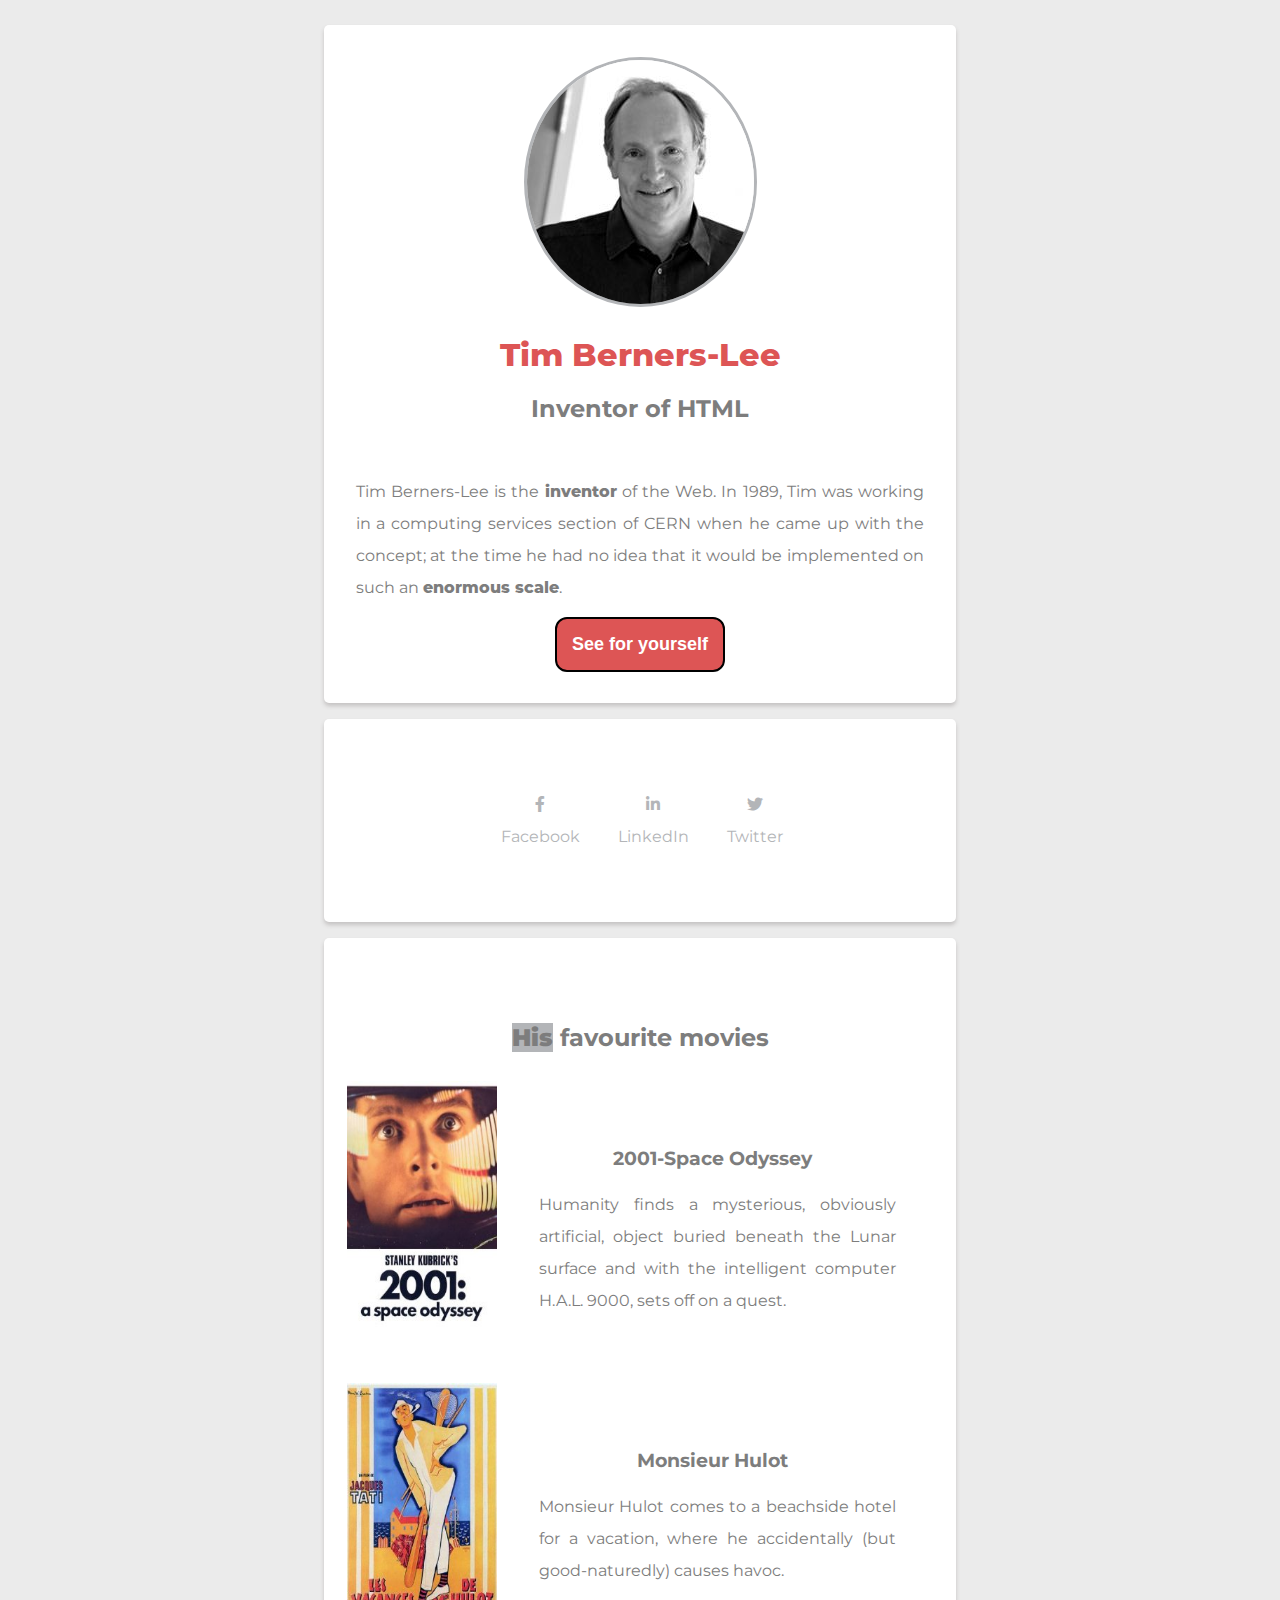
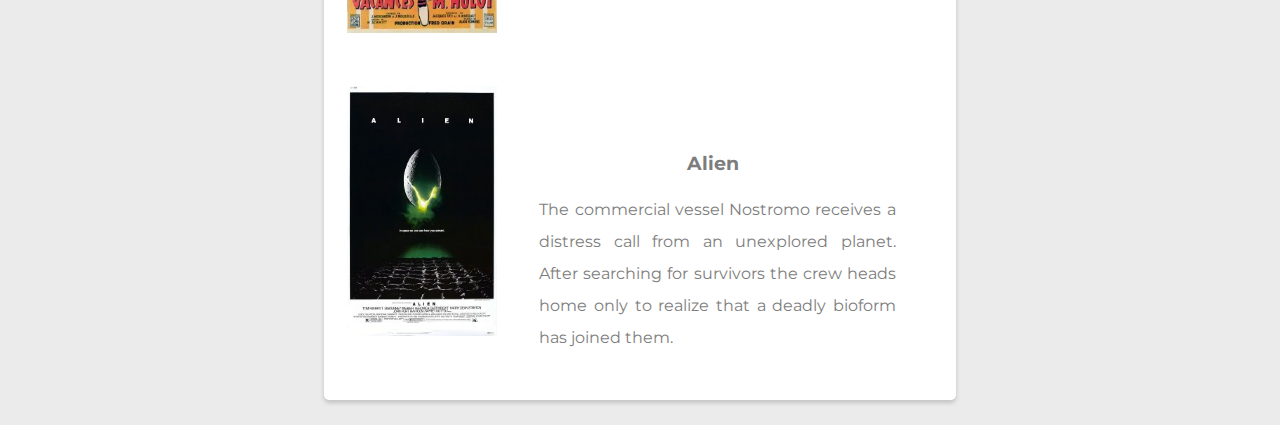
<file: index.html>
<!DOCTYPE html>
<html lang="en">
<head>
    <meta charset="UTF-8">
    <meta name="viewport" content="width=device-width, initial-scale=1.0">
    <meta http-equiv="X-UA-Compatible" content="ie=edge">
    <link rel="stylesheet" href="https://cdnjs.cloudflare.com/ajax/libs/font-awesome/5.9.0/css/all.css">
    <link href="https://fonts.googleapis.com/css?family=Montserrat&display=swap" rel="stylesheet">
    <link rel="font-awesome" href="Montserrat-ExtraBold.otf">
    <link rel="stylesheet" href="main.css">
    <title>Tim Berners Lee</title>
</head>
<body>
    <header>
        <img src="images/photo_TBL.jpg" alt="photo de Tim Berners-Lee">
        <h1>Tim Berners-Lee</h1>
        <h2>Inventor of HTML</h2>
        <p>
            Tim Berners-Lee is the <strong>inventor</strong> of the Web. In 1989, Tim was working in a computing services section of CERN when he came up with the concept; at the time he had no idea that it would be implemented on such an <strong>enormous scale</strong>.
        </p>
        <button><a href="#">See for yourself</a></button>
    </header>

    <aside>
        <ul>
            <li>
                <i class="fab fa-facebook-f"></i><br/>
                <a href="https://fr-fr.facebook.com">Facebook</a>
            </li>
            <li>
                <i class="fab fa-linkedin-in"></i><br/>
                <a href="https://www.linkedin.com ">LinkedIn</a>
            </li>
            <li>
                <i class="fab fa-twitter"></i><br>
                <a href="https://twitter.com">Twitter</a>
            </li>
        </ul>
    </aside>

    <section>
        <h2><strong>His</strong> favourite movies</h2>
        <article id="odyssey">
            <img src="images/space_odyssey.jpg" alt="couverture film space odyssey">
            <h3>2001-Space Odyssey</h3>
            <p>
                Humanity finds a mysterious, obviously artificial, object buried beneath the Lunar surface and with the intelligent computer H.A.L. 9000, sets off on a quest.
            </p>
        </article>
        <article id="mhulot">
            <img src="images/vac_hulot.jpg" alt="couverture film les vacances de mr.Hulot">
            <h3>Monsieur Hulot</h3>
            <p>
                Monsieur Hulot comes to a beachside hotel for a vacation, where he accidentally (but good-naturedly) causes havoc.
            </p>
        </article>
        <article id="alien">
            <img src="images/alien.jpg" alt="couverture film alien">
            <h3>Alien</h3>
            <p>
                The commercial vessel Nostromo receives a distress call from an unexplored planet. After searching for survivors the crew heads home only to realize that a deadly bioform has joined them.
            </p>
        </article>
    </section>
</body>
</html>
</file>
<file: main.css>
@font-face  {
    font-family: 'Montserrat-ExtraBold';
    src: url(Montserrat-ExtraBold.otf);
}


body {
    font-family: 'Montserrat', sans-serif;
    color: #7D7D7D;
    background-color: #EBEBEB;
    background-attachment: fixed;
    background-position: center;
    background-repeat: no-repeat;
    background-size: cover;
    line-height: 200%;
}


header {
    width: 50%;
    background-color: white;
    margin-left: 25%;
    margin-right: 25%;
    margin-top: 2%;
    text-align: center;
    border-radius: 5px;
    box-shadow: 0px 3px 4px rgb(197, 195, 195);
}
header img {
    border-radius: 100%;
    border-style: solid;
    border-color: rgb(179, 181, 184);
    margin-top: 5%;
}
header h1 {
    color: #DD5555;
    font-weight: 900;
    font-family: 'Montserrat-ExtraBold';
}
header p {
    padding: 5%;
    text-align: justify;
    margin-bottom: -3%;
}
header button {
    background-color:  #DD5555;
    border-radius: 12px;
    border-style: solid;
    color: white;
    padding: 15px;
    margin-bottom: 5%;
    font-weight: bold;
    font-size: large;
}
header button a {
    text-decoration: none;
    color: white;
}
header strong {
    font-family: 'Montserrat-ExtraBold';
}


aside {
    width: 50%;
    background-color: white;
    margin-left: 25%;
    margin-right: 25%;
    border-radius: 5px;
    box-shadow: 0px 3px 4px rgb(197, 195, 195);
}
aside ul {
    display: flex;
    flex-direction: row;
    padding-inline-end: 15%;
    padding-inline-start: 25%;
    padding-top: 5%;
    padding-bottom: 5%;
}
aside li {
    padding: 10% 5% 10% 5%;
    list-style: none;
    text-align: center;
}
aside i {
    color: rgb(179, 181, 184);
    padding-bottom: 5%;
}
aside a {
    text-decoration: none;
    color: rgb(179, 181, 184);
    text-align: center;
}


section {
    width: 50%;
    background-color: white;
    margin-left: 25%;
    margin-right: 25%;
    padding-top: 5%;
    margin-bottom: 2%;
    border-radius: 5px;
    box-shadow: 0px 3px 4px rgb(197, 195, 195);
    
}
section strong {
    background-color: rgb(179, 181, 184);
}
section h2 {
    text-align: center;

}

#odyssey {
    display: grid;
    grid-template-columns: auto, 1fr;
    grid-template-rows: auto, auto, 1fr;
    grid-column-gap: 3%;
    width: 100%;
    height: 75%;
    margin-left: 0%;
}   
#odyssey img {
    grid-column: 1;
    grid-row: 1 / span 2;
    position: relative;
    padding: 5% 5% 10% 5%;
    margin: 0% 5% 20% 10%;
    width: 150px;
    height: 250px;
}
#odyssey h3 {
    grid-column: 2;
    grid-row: 1;
    padding: 5% 3% 0% 3%;
    margin: 10% 10% 1% 5%;
    text-align: center;
    position: relative;
}
#odyssey p {
    grid-column: 2;
    grid-row: 2 / span 3;
    padding: 1% 3% 5% 5%;
    margin: 1% 10% 5% 5%;
    text-align: justify;
    vertical-align: baseline;
    position: relative;
}

#mhulot {
    display: grid;
    grid-template-columns: auto, 1fr;
    grid-template-rows: auto, auto, 1fr;
    grid-column-gap: 3%;
    width: 100%;
    height: 75%;
    margin-left: 0%;
}
#mhulot img{
    grid-column: 1;
    grid-row: 1 / span 2;
    position: relative;
    padding: 5% 5% 10% 5%;
    margin: 0% 5% 20% 10%;
    width: 150px;
    height: 250px;
}
#mhulot h3 {
    grid-column: 2;
    grid-row: 1;
    padding: 5% 3% 0% 3%;
    margin: 10% 10% 1% 5%;
    text-align: center;
    position: relative;
}
#mhulot p {
    grid-column: 2;
    grid-row: 2 / span 3;
    padding: 1% 3% 5% 5%;
    margin: 1% 10% 5% 5%;
    text-align: justify;
    vertical-align: baseline;
    position: relative;
}

#alien {
    display: grid;
    grid-template-columns: auto, 1fr;
    grid-template-rows: auto, auto, 1fr;
    grid-column-gap: 3%;
    width: 100%;
    height: 75%;
    margin-left: 0%;
}
#alien img {
    grid-column: 1;
    grid-row: 1 / span 2;
    position: relative;
    padding: 5% 5% 10% 5%;
    margin: 0% 5% 20% 10%;
    width: 150px;
    height: 250px;
}
#alien h3 {
    grid-column: 2;
    grid-row: 1;
    padding: 5% 3% 0% 3%;
    margin: 10% 10% 1% 5%;
    text-align: center;
    position: relative;
}
#alien p {
    grid-column: 2;
    grid-row: 2 / span 3;
    padding: 1% 3% 5% 5%;
    margin: 1% 10% 5% 5%;
    text-align: justify;
    vertical-align: baseline;
    position: relative;
}
</file>
